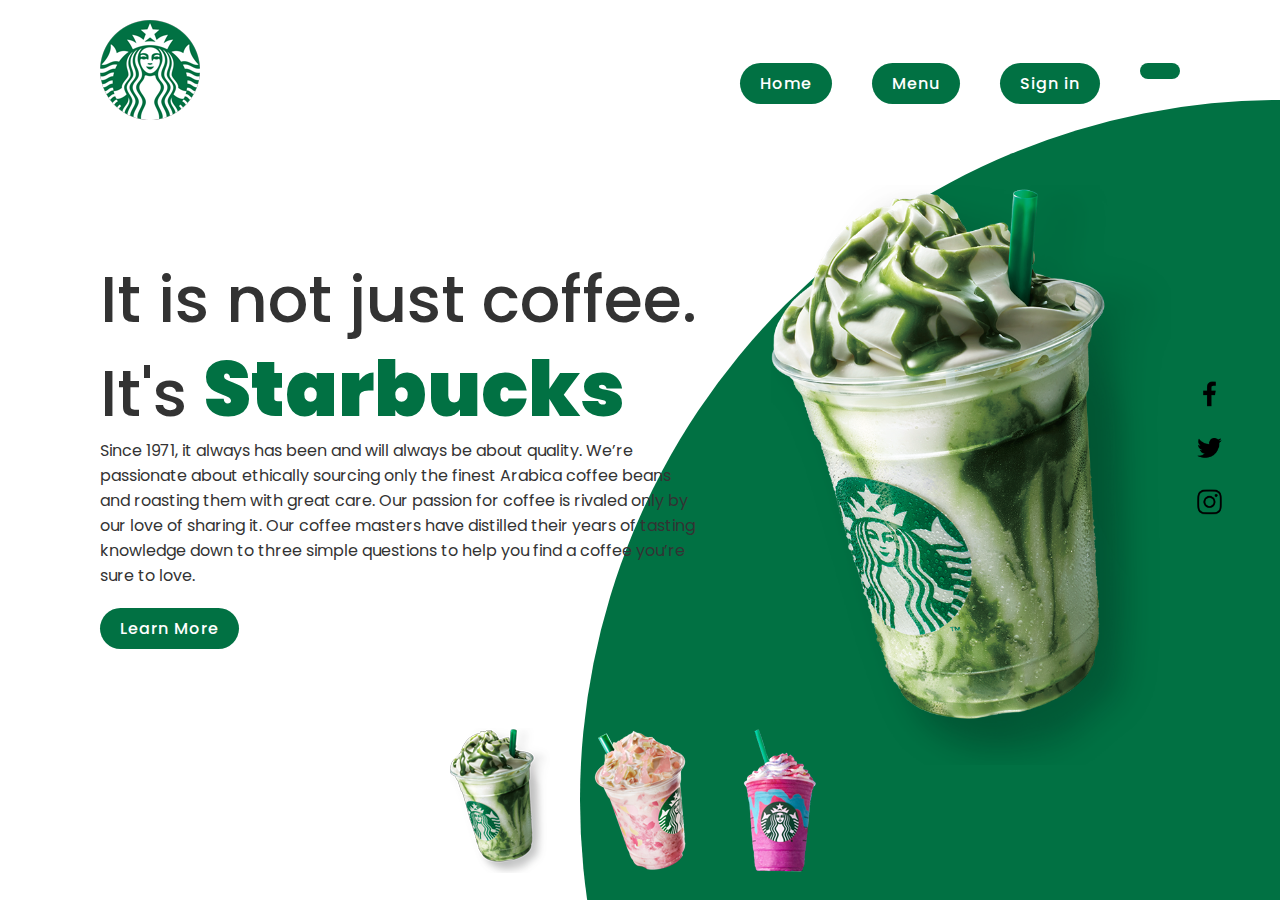
<file: Project/index.html>
<!DOCTYPE html>
<html>
<head>
    <meta charset="UTF-8">
    <meta name="viewport" content="width=device-width, initial-scale=1.0">
    <title>Khushi's Starbucks</title>
    <link rel="stylesheet" href="style.css">
    <link rel="icon" href="starbucks_logo_icon_170704.ico" />
    <link rel="apple-touch-icon" href="starbucks_logo_icon_170704.png" />
    <link rel="stylesheet" href="https://use.fontawesome.com/releases/v5.8.1/css/all.css" integrity="sha384-50oBUHEmvpQ+1lW4y57PTFmhCaXp0ML5d60M1M7uH2+nqUivzIebhndOJK28anvf" crossorigin="anonymous">
</head>
<body onload="myFunction()">
    <div id="loading"></div>
    <section>
        
        <div class="circle"></div>
        <!-- header -->
        <header>
            <a href="#" class="logo"><img src="logo.png"></a>
            <ul>
                <li><a href="index.html">Home</a></li>
                <li><a href="menu.html">Menu</a></li>
                <li><a href="sign.html">Sign in</a></li>
                <div class="cart">
                <li><a href="address.html"><i class="fas fa-shopping-cart" style="font: size 30px;"></i></a></li>
                </div>
            </ul>
    </header>
    <!-- content -->
    <div class="content">
        <div class="textBox">
            <h2>It is not just coffee.<span class="anim-typewriter"></span> It's <span>Starbucks</span></span></h2>
            <p>Since 1971, it always has been and will always be about quality. 
                We’re passionate about ethically sourcing only the finest Arabica coffee 
                beans and roasting them with great care.
                 Our passion for coffee is rivaled only by our love of sharing it.
                <span>Our coffee masters have distilled their years of tasting knowledge 
                down to three simple questions to help you find a coffee you’re sure to love.</span>
            </p>
            <a href="#">Learn More</a>
        </div>
        <!-- thumb-nail -->
        <div class="imgBox">
            <img src="img1.png" class="starbucks">
        </div>
    </div>
    <ul class="thumb">
        <li><img src="thumb1.png" onclick="imgSlider('img1.png');changeCircleColor('#017143')" ></li>
        <li><img src="thumb2.png" onclick="imgSlider('img2.png');changeCircleColor('#eb7495');"></li>
        <li><img src="thumb3.png" onclick="imgSlider('img3.png');changeCircleColor('#d752b1');"></li>
    </ul>
    <ul class="sci">
        <li><a href="#"><img src="facebook.png"></a></li>
        <li><a href="#"><img src="twitter.png"></a></li>
        <li><a href="#"><img src="instagram.png"></a></li>
    </ul>>
    </section>
    <script type="text/javascript">
        function imgSlider(anything){
            document.querySelector('.starbucks').src = anything;
        }
        function changeCircleColor(color){
            const circle = document.querySelector('.circle');
            circle.style.background = color;
        }

        var preloader = document.getElementById("loading");
		// window.addEventListener('load', function(){
		// 	preloader.style.display = 'none';
		// 	})

		function myFunction(){
			preloader.style.display = 'none';
		};
    </script>
</body>
</html>
</file>
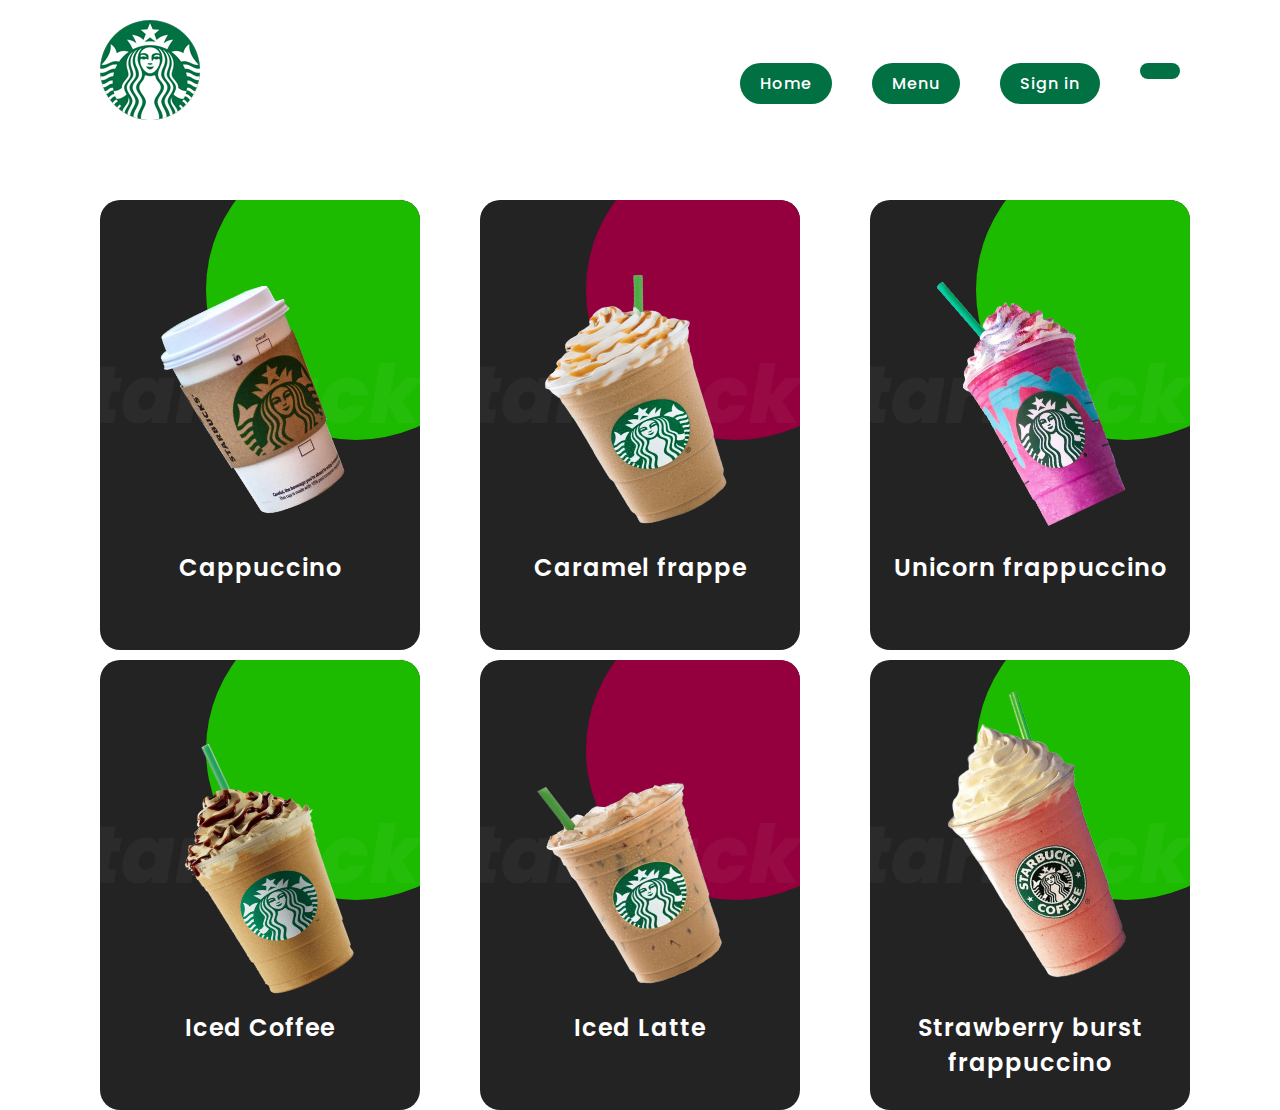
<file: Project/menu.html>
<!DOCTYPE html>
<html>
    <head>
        <meta charset="UTF-8">
        <meta name="viewport" content="width=device-width, initial-scale=1.0">
        <title>Khushi's Starbucks Menu</title>
        <link rel="stylesheet" href="menu.css">
        <link rel="icon" href="starbucks_logo_icon_170704.ico" />
        <link rel="apple-touch-icon" href="starbucks_logo_icon_170704.png" />
        <link rel="stylesheet" href="https://use.fontawesome.com/releases/v5.8.1/css/all.css" integrity="sha384-50oBUHEmvpQ+1lW4y57PTFmhCaXp0ML5d60M1M7uH2+nqUivzIebhndOJK28anvf" crossorigin="anonymous">

    </head>
    <body>
         <!-- header -->
         <header>
            <a href="#" class="logo"><img src="logo.png"></a>
             <ul>
                <li><a href="index.html">Home</a></li>
                <li><a href="menu.html">Menu</a></li>
                <li><a href="sign.html">Sign in</a></li>
                <div class="cart">
                <li><a href="address.html"><i class="fas fa-shopping-cart" style="font: size 30px;"></i></a></li>
                </div>
            </ul>
        </header>    
        <div class="container">
            <div class="card">
                <div class="imgBx">
                    <img src="cappiciunno.png" alt="">
                </div>
                <div class="contentBx">
                    <h2>Cappuccino</h2>
                    <div class="price">
                        <h3>Price:</h3>
                        <span>₹350</span>
                    </div>
                    <div class="size">
                        <h3>Quantity:</h3>
                        <span>S</span>
                        <span>M</span>
                        <span>L</span>
                    </div>
                    <a href="#">Buy now</a>
                </div>
            </div>
        </div>    
        <div class="container">
            <div class="card">
                <div class="imgBx">
                    <img src="cafe-iced-coffee-latte-starbucks-coffee-f797b13c2cc4cc22009de8bb5f332c63.png" height="300" width="200">
                </div>
                <div class="contentBx">
                    <h2>Iced Coffee</h2>
                    <div class="price">
                        <h3>Price:</h3>
                        <span>₹450</span>
                    </div>
                    <div class="size">
                        <h3>Quantity:</h3>
                        <span>S</span>
                        <span>M</span>
                        <span>L</span>
                    </div>
                    <a href="#">Buy now</a>
                </div>
            </div>
        </div>    
        <div class="container2">
            <div class="card">
                <div class="imgBx">
                    <img src="caramel-frappe.png" height="240" width="100">
                </div>
                <div class="contentBx">
                    <h2>Caramel frappe</h2>
                    <div class="price">
                        <h3>Price:</h3>
                        <span>₹650</span>
                    </div>
                    <div class="size">
                        <h3>Quantity:</h3>
                        <span>S</span>
                        <span>M</span>
                        <span>L</span>
                    </div>
                    <a href="#">Buy now</a>
                </div>
            </div>
        </div> 
        <div class="container2">
            <div class="card">
                <div class="imgBx">
                    <img src="kisspng-latte-green-tea-iced-tea-matcha-starbucks-coffee-icedcoffee-tea-tumblr-icecoffee-s-5d16e66ddcb633.393205681561781869904.png" height="250" width="200">
                </div>
                <div class="contentBx">
                    <h2>Iced Latte</h2>
                    <div class="price">
                        <h3>Price:</h3>
                        <span>₹350</span>
                    </div>
                    <div class="size">
                        <h3>Quantity:</h3>
                        <span>S</span>
                        <span>M</span>
                        <span>L</span>
                    </div>
                    <a href="#">Buy now</a>
                </div>
            </div>
        </div> 
        
        <div class="container3">
            <div class="card">
                <div class="imgBx">
                    <img src="starbucks-drink-frappucino.png"height="280" width="400">
                </div>
                <div class="contentBx">
                    <h2>Unicorn frappuccino</h2>
                    <div class="price">
                        <h3>Price:</h3>
                        <span>₹500</span>
                    </div>
                    <div class="size">
                        <h3>Quantity:</h3>
                        <span>S</span>
                        <span>M</span>
                        <span>L</span>
                    </div>
                    <a href="#">Buy now</a>
                </div>
            </div>
        </div> 
        <div class="container3">
            <div class="card">
                <div class="imgBx">
                    <img src="starbucks-drink.png"height="300" width="250">
                </div>
                <div class="contentBx">
                    <h2>Strawberry burst frappuccino</h2>
                    <div class="price">
                        <h3>Price:</h3>
                        <span>₹550</span>
                    </div>
                    <div class="size">
                        <h3>Quantity:</h3>
                        <span>S</span>
                        <span>M</span>
                        <span>L</span>
                    </div>
                    <a href="#">Buy now</a>
                </div>
            </div>
        </div> 
    </body>
</html>
</file>
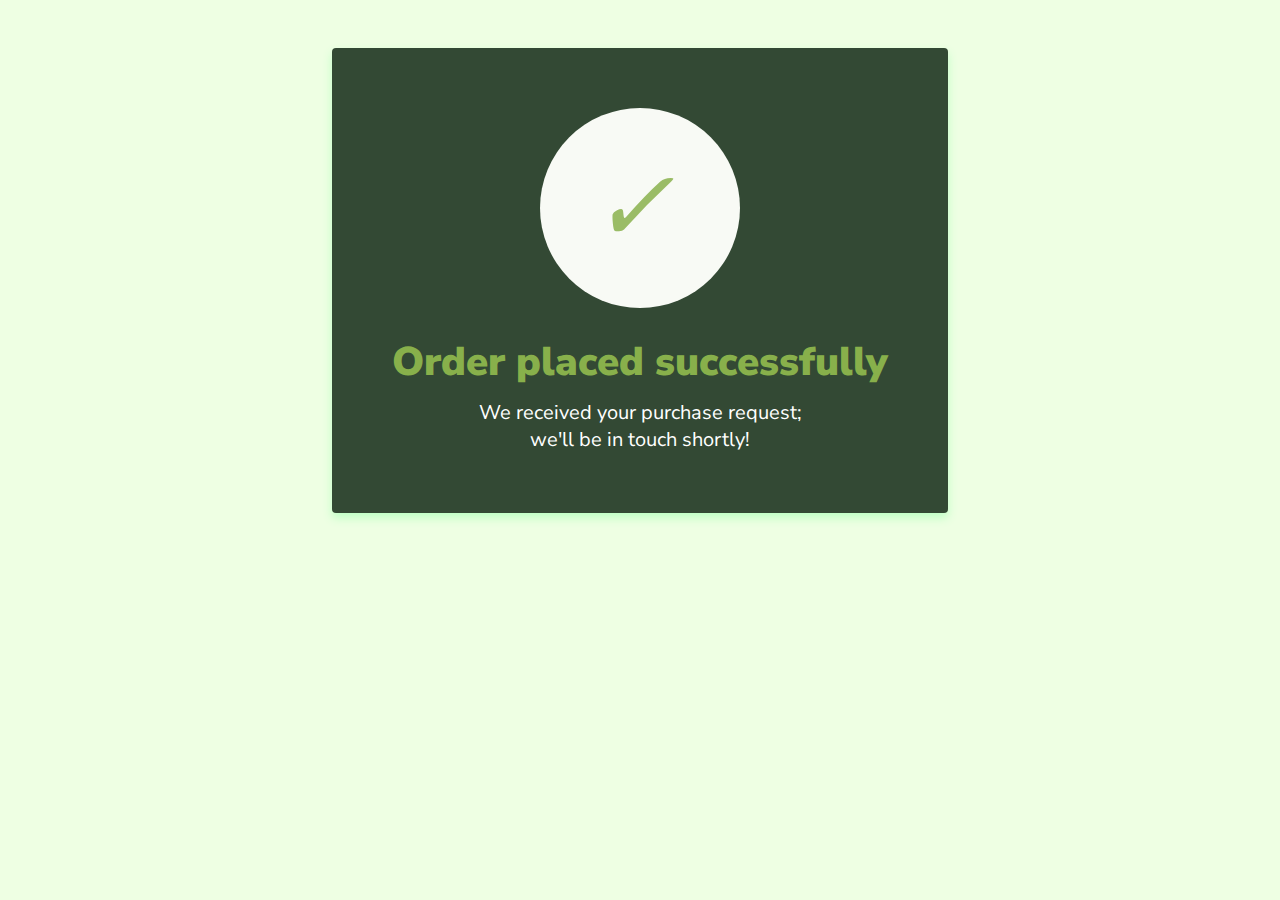
<file: Project/order-placed.html>
﻿<html>
  <head>
    <link href="https://fonts.googleapis.com/css?family=Nunito+Sans:400,400i,700,900&display=swap" rel="stylesheet">
  </head>
    <style>
      body {
        text-align: center;
        padding: 40px 0;
        background: #eeffe3;
      }
        h1 {
          color: #88B04B;
          font-family: "Nunito Sans", "Helvetica Neue", sans-serif;
          font-weight: 900;
          font-size: 40px;
          margin-bottom: 10px;
        }
        p {
          color: #ffffff;
          font-family: "Nunito Sans", "Helvetica Neue", sans-serif;
          font-size:20px;
          margin: 0;
        }
      i {
        color: #9ABC66;
        font-size: 100px;
        line-height: 200px;
        margin-left:-15px;
      }
      .card {
        background: rgb(51, 73, 52);
        padding: 60px;
        border-radius: 4px;
        box-shadow: 0 5px 10px #beffc4;
        display: inline-block;
        margin: 0 auto;
      }
    </style>
    <body>
      <div class="card">
      <div style="border-radius:200px; height:200px; width:200px; background: #F8FAF5; margin:0 auto;">
        <i class="checkmark">✓</i>
      </div>
        <h1>Order placed successfully</h1> 
        <p>We received your purchase request;<br/> we'll be in touch shortly!</p>
      </div>
    </body>
</html>
</file>
<file: Project/style.css>
@import url('https://fonts.googleapis.com/css?family=Poppins:200,300,400,500,600,700,800,900&display=swap');

* 
{
    margin: 0;
    padding: 0;
    box-sizing: border-box;
    font-family: "Poppins",sans-serif;
}

#loading{
	position: fixed;
	width: 100%;
	height: 100vh;
	background: #fff
	url('http://garudapr.in/wp-content/uploads/2017/12/loader.gif')
	 no-repeat center center;	
	z-index: 99999;
}

section 
{
    position: relative;
    width: 100%;
    min-height: 100vh;
    padding: 100px;
    display: flex;
    justify-content: space-between;
    align-items: center;
    background: #fff;
}

header
{
    position: absolute;
    top: 0;
    left: 0;
    width: 100%;
    padding: 20px 100px;
    display: flex;
    justify-content: space-between;
    align-items: center;
}

header.logo 
{
    position: relative;
    max-width: 80px;
}

header ul
{
    position: relative;
    display: flex;
}
header ul li
{
    list-style: none;
}

header ul li a
{
    display: inline-block;
    color: #333;
    font-weight: 400;
    margin-left: 40px;
    text-decoration: none;
    display: inline-block;
    margin-top: 20px;
    padding: 8px 20px;
    background: #017143;
    color: #fff;
    border-radius: 40px;
    font-weight: 500;
    letter-spacing:  1px;
    text-decoration: none;
}

header ul li .cart a img
{
    width: 10px;
    height: 10px;
    bottom: 1500px;
    background: white;
}
.content
{
    position: relative;
    width:100;
    display: flex;
    justify-content: space-between;
    align-items: center;
}

.content .textBox 
{
    position: relative;
    max-width: 600px;
}

.content .textBox h2
{
    color: #333;
    font-size: 4em;
    line-height: 1.4em;
    font-weight: 500;
}

.content .textBox h2 span
{
    color: #017143;
    font-size: 1.2em;
    font-weight: 900;
}


.content .textBox a
{
    display: inline-block;
    margin-top: 20px;
    padding: 8px 20px;
    background: #017143;
    color: #fff;
    border-radius: 40px;
    font-weight: 500;
    letter-spacing:  1px;
    text-decoration: none;
}
.content .textBox p 
{
    color: #333;
}
.content .imgBox
{
    width: 700px;
    display: flex;
    justify-content: flex-end;
    padding-right: 50px;
    margin-top: 50px;
}
.content .imgBox img 
{
    max-width: 400px;
}

.thumb
{
    position: absolute;
    left: 50%;
    bottom: 20px;
    transform: translateX(-50%);
    display: flex;
}

.thumb li
{
    list-style: none;
    display: inline-block;
    margin: 0 20px;
    cursor: pointer;
}

.thumb li:hover
{
    transform: translateY(-20px);
}

.thumb li img {
    max-width: 600px;
}

.sci
{
    position: absolute;
    top: 50%;
    right: 30px;
    transform: translateY(-50%);
    display: flex;
    justify-content: center;
    align-items: center;
    flex-direction: column;
}

.sci li
{
    list-style: none;
    margin: 0 20px;
}

.sci li a 
{
    display: inline-block;
    margin: 5px 0;
    transform: scale(0.6);
}

.circle
{
    position: absolute;
    top: 0;
    left: 0;
    width: 100%;
    height: 100%;
    background: #017143;
    clip-path: circle(700px at right 800px);
}
</file>
<file: Project/menu.css>
@import url('https://fonts.googleapis.com/css?family=Poppins:200,300,400,500,600,700,800,900&display=swap');


body
{
    height: 1000px;
}

* 
{
    margin: 0;
    padding: 0;
    box-sizing: border-box;
    font-family: "Poppins",sans-serif;
}

section 
{
    position: relative;
    width: 100%;
    min-height: 100vh;
    padding: 100px;
    display: flex;
    justify-content: space-between;
    align-items: center;
    background: #fff;
}

header
{
    position: absolute;
    top: 0;
    left: 0;
    width: 100%;
    padding: 20px 100px;
    display: flex;
    justify-content: space-between;
    align-items: center;
}

header.logo 
{
    position: relative;
    max-width: 80px;
}

header ul
{
    position: relative;
    display: flex;
}
header ul li
{
    list-style: none;
}

header ul li a
{
    display: inline-block;
    color: #333;
    font-weight: 400;
    margin-left: 40px;
    text-decoration: none;
    display: inline-block;
    margin-top: 20px;
    padding: 8px 20px;
    background: #017143;
    color: #fff;
    border-radius: 40px;
    font-weight: 500;
    letter-spacing:  1px;
    text-decoration: none;
}

.container
{
    justify-content: space-between;
    position: relative;
    top: 200px;
    left: 100px;
    bottom: 10px;
    margin-bottom: 10px;
    width: 320px;
    height: 450px;
}

.container .card
{
    position: relative;
    width: 320px;
    height: 450px;
    background: #232323;
    border-radius: 20px;
    overflow: hidden;
}

.container .card:before
{
    content: "";
    position: absolute;
    top: 0;
    left: 0;
    width: 100%;
    height: 100%;
    background: #1CBB00 ;
    clip-path:circle(150px at 80% 20%) ;
    transition: 0.5s ease-in-out;
}

.container .card:hover:before
{
    clip-path:circle(300px at 80% 20%) ;  
}

.container .card:after
{
    content: "Starbucks";
    position: absolute;
    top: 30%;
    left: -20%;
    font-size: 5em;
    font-weight: 800;
    font-style: italic;
    color: rgba(255, 255, 255, 0.04)
}

.container .card .imgBx 
{
    position: relative;
    top: 50%;
    transform: translateY(-50%);
    z-index: 10000;
    width: 100%;
    height: 220px;
    align-items: center;
    transition: 0.5s;
}

.container .card:hover .imgBx 
{
    top: 0%;
    transform: translateY(0%);
}


/* not happening forthis product*/
.container .card .imgBx img
{
    position: absolute;
    top: 40%;
    left: 50%;
    transform: translate(-50%,-50%) rotate(-25deg);
    width: 270px;
}


.container .card .contentBx 
{
    position: absolute;
    bottom: 0;
    width: 100%;
    height: 100px;
    text-align: center;
    transition: 1s;
    z-index: 10;
}

.container .card:hover .contentBx
{
    height: 210px;
}
.container .card .contentBx h2
{
    position: relative;
    font-weight: 600;
    letter-spacing: 1px;
    color: #fff;
}

.container .card .contentBx .size,
.container .card .contentBx .color,
.container .card .contentBx .price
{
    display: flex;
    justify-content: center;
    align-items: center;
    padding: 8px 20px;
    transition: 0.5%;
    opacity: 0;
    visibility: hidden;
}
.container .card:hover .contentBx .size
{
    opacity: 1;
    visibility: visible;
    transition-delay: 0.5s;
}
.container .card:hover .contentBx .price
{
    opacity: 1;
    visibility: visible;
    transition-delay: 0.5s;
}
.container .card .contentBx .size h3,
.container .card .contentBx .color h3
.container .card .contentBx .price h3
{
    color: #fff;
    font-weight: 300;
    font-size: 14px;
    text-transform: uppercase;
    letter-spacing: 2px;
    margin-right: 10px;
}

.container .card .contentBx .size span
{
    width: 35px;
    height: 25px;
    text-align: center;
    line-height: 26px;
    font-size: 14px;
    display: inline-block;
    color: #111;
    background: #fff;
    margin: 0 5px;
    transition: 00.5s;
    color: #111;
    border-radius: 4px;
    cursor: pointer;
}
.container .card .contentBx .price span
{
    width: 35px;
    height: 25px;
    text-align: center;
    line-height: 26px;
    font-size: 14px;
    display: inline-block;
    color: #111;
    background: #fff;
    margin: 0 5px;
    transition: 00.5s;
    color: #111;
    border-radius: 4px;
    cursor: pointer;
}
.container .card .contentBx .size span:hover
{
    background: #9bdc28;
}
.container .card .contentBx .price span:hover
{
    background: #9bdc28;
}

.container .card .contentBx a
{
    display: inline-block;
    padding: 10px 20px;
    background: #fff;
    border-radius: 4px;
    margin-top: 10px;
    text-decoration: none;
    font-weight: 600;
    color: #111;
    opacity: 0;
    transform: translateY(50px);
    transition: 0.5s;
}
.container .card .contentBx a
{
    opacity: 1;
    transform: translateY(0px);
    transition: 0.75s;
    visibility: hidden;
}

.container .card:hover .contentBx a{
    opacity: 1;
    visibility: visible;
    transition-delay: 0.6s;
}

.container .card .contentBx a:hover{
    background: #C3F899;
}

.container2
{
    position: relative;
    top: -720px;
    left: 480px;
    bottom: 10px;
    margin-bottom: 10px;
    align-items: top;
    width: 320px;
    height: 450px;
}

.container2 .card
{
    position: relative;
    width: 320px;
    height: 450px;
    background: #232323;
    border-radius: 20px;
    overflow: hidden;
}

.container2 .card:before
{
    content: "";
    position: absolute;
    top: 0;
    left: 0;
    width: 100%;
    height: 100%;
    background: 
   
#94003D ;
    clip-path:circle(150px at 80% 20%) ;
    transition: 0.5s ease-in-out;
}

.container2 .card:hover:before
{
    clip-path:circle(300px at 80% 20%) ;  
}

.container2 .card:after
{
    content: "Starbucks";
    position: absolute;
    top: 30%;
    left: -20%;
    font-size: 5em;
    font-weight: 800;
    font-style: italic;
    color: rgba(255, 255, 255, 0.04)
}

.container2 .card .imgBx 
{
    position: relative;
    top: 50%;
    transform: translateY(-50%);
    z-index: 10000;
    width: 100%;
    height: 220px;
    align-items: center;
    transition: 0.5s;
}

.container2 .card:hover .imgBx 
{
    top: 0%;
    transform: translateY(0%);
}


/* not happening forthis product*/
.container2 .card .imgBx img
{
    position: absolute;
    top: 40%;
    left: 50%;
    transform: translate(-50%,-50%) rotate(-25deg);
    width: 270px;
}


.container2 .card .contentBx 
{
    position: absolute;
    bottom: 0;
    width: 100%;
    height: 100px;
    text-align: center;
    transition: 1s;
    z-index: 10;
}

.container2 .card:hover .contentBx
{
    height: 210px;
}
.container2 .card .contentBx h2
{
    position: relative;
    font-weight: 600;
    letter-spacing: 1px;
    color: #fff;
}

.container2 .card .contentBx .size,
.container2 .card .contentBx .color,
.container2 .card .contentBx .price
{
    display: flex;
    justify-content: center;
    align-items: center;
    padding: 8px 20px;
    transition: 0.5%;
    opacity: 0;
    visibility: hidden;
}
.container2 .card:hover .contentBx .size
{
    opacity: 1;
    visibility: visible;
    transition-delay: 0.5s;
}
.container2 .card:hover .contentBx .price
{
    opacity: 1;
    visibility: visible;
    transition-delay: 0.5s;
}
.container2 .card .contentBx .size h3,
.container2 .card .contentBx .color h3
.container2 .card .contentBx .price h3
{
    color: #fff;
    font-weight: 300;
    font-size: 14px;
    text-transform: uppercase;
    letter-spacing: 2px;
    margin-right: 10px;
}

.container2 .card .contentBx .size span
{
    width: 35px;
    height: 25px;
    text-align: center;
    line-height: 26px;
    font-size: 14px;
    display: inline-block;
    color: #111;
    background: #fff;
    margin: 0 5px;
    transition: 00.5s;
    color: #111;
    border-radius: 4px;
    cursor: pointer;
}
.container2 .card .contentBx .price span
{
    width: 35px;
    height: 25px;
    text-align: center;
    line-height: 26px;
    font-size: 14px;
    display: inline-block;
    color: #111;
    background: #fff;
    margin: 0 5px;
    transition: 00.5s;
    color: #111;
    border-radius: 4px;
    cursor: pointer;
}
.container2 .card .contentBx .size span:hover
{
    background: #9bdc28;
}
.container2 .card .contentBx .price span:hover
{
    background: #9bdc28;
}

.container2 .card .contentBx a
{
    display: inline-block;
    padding: 10px 20px;
    background: #fff;
    border-radius: 4px;
    margin-top: 10px;
    text-decoration: none;
    font-weight: 600;
    color: #111;
    opacity: 0;
    transform: translateY(50px);
    transition: 0.5s;
}
.container2 .card .contentBx a
{
    opacity: 1;
    transform: translateY(0px);
    transition: 0.75s;
    visibility: hidden;
}

.container2 .card:hover .contentBx a{
    opacity: 1;
    visibility: visible;
    transition-delay: 0.6s;
}

.container2 .card .contentBx a:hover{
    background: #C3F899;
}
/* stop */
.container3
{
    position: relative;
    top: -1640px;
    left: 870px;
    bottom: 10px;
    margin-bottom: 10px;
    align-items: top;
    width: 320px;
    height: 450px;
}

.container3 .card
{
    position: relative;
    width: 320px;
    height: 450px;
    background: #232323;
    border-radius: 20px;
    overflow: hidden;
}

.container3 .card:before
{
    content: "";
    position: absolute;
    top: 0;
    left: 0;
    width: 100%;
    height: 100%;
    background: #1CBB00 ;
    clip-path:circle(150px at 80% 20%) ;
    transition: 0.5s ease-in-out;
}

.container3 .card:hover:before
{
    clip-path:circle(300px at 80% 20%) ;  
}

.container3 .card:after
{
    content: "Starbucks";
    position: absolute;
    top: 30%;
    left: -20%;
    font-size: 5em;
    font-weight: 800;
    font-style: italic;
    color: rgba(255, 255, 255, 0.04)
}

.container3 .card .imgBx 
{
    position: relative;
    top: 40%;
    transform: translateY(-50%);
    z-index: 10000;
    width: 100%;
    height: 220px;
    align-items: center;
    transition: 0.5s;
}

.container3 .card:hover .imgBx 
{
    top: 0%;
    transform: translateY(0%);
}


/* not happening forthis product*/
.container3 .card .imgBx img
{
    position: absolute;
    top: 50%;
    left: 50%;
    transform: translate(-50%,-50%) rotate(-25deg);
    width: 270px;
}


.container3 .card .contentBx 
{
    position: absolute;
    bottom: 0;
    width: 100%;
    height: 100px;
    text-align: center;
    transition: 1s;
    z-index: 10;
}

.container3 .card:hover .contentBx
{
    height: 210px;
}
.container3 .card .contentBx h2
{
    position: relative;
    font-weight: 600;
    letter-spacing: 1px;
    color: #fff;
}

.container3 .card .contentBx .size,
.container3 .card .contentBx .color,
.container3 .card .contentBx .price
{
    display: flex;
    justify-content: center;
    align-items: center;
    padding: 8px 20px;
    transition: 0.5%;
    opacity: 0;
    visibility: hidden;
}
.container3 .card:hover .contentBx .size
{
    opacity: 1;
    visibility: visible;
    transition-delay: 0.5s;
}
.container3 .card:hover .contentBx .price
{
    opacity: 1;
    visibility: visible;
    transition-delay: 0.5s;
}
.container3 .card .contentBx .size h3,
.container3 .card .contentBx .color h3
.container3 .card .contentBx .price h3
{
    color: #fff;
    font-weight: 300;
    font-size: 14px;
    text-transform: uppercase;
    letter-spacing: 2px;
    margin-right: 10px;
}

.container3 .card .contentBx .size span
{
    width: 35px;
    height: 25px;
    text-align: center;
    line-height: 26px;
    font-size: 14px;
    display: inline-block;
    color: #111;
    background: #fff;
    margin: 0 5px;
    transition: 00.5s;
    color: #111;
    border-radius: 4px;
    cursor: pointer;
}
.container3 .card .contentBx .price span
{
    width: 35px;
    height: 25px;
    text-align: center;
    line-height: 26px;
    font-size: 14px;
    display: inline-block;
    color: #111;
    background: #fff;
    margin: 0 5px;
    transition: 00.5s;
    color: #111;
    border-radius: 4px;
    cursor: pointer;
}
.container3 .card .contentBx .size span:hover
{
    background: #9bdc28;
}
.container3 .card .contentBx .price span:hover
{
    background: #9bdc28;
}

.container3 .card .contentBx a
{
    display: inline-block;
    padding: 10px 20px;
    background: #fff;
    border-radius: 4px;
    margin-top: 10px;
    text-decoration: none;
    font-weight: 600;
    color: #111;
    opacity: 0;
    transform: translateY(50px);
    transition: 0.5s;
}
.container3 .card .contentBx a
{
    opacity: 1;
    transform: translateY(0px);
    transition: 0.75s;
    visibility: hidden;
}

.container3 .card:hover .contentBx a{
    opacity: 1;
    visibility: visible;
    transition-delay: 0.6s;
}

.container3 .card .contentBx a:hover{
    background: #C3F899;
}

.circle
{
    position: absolute;
    top: 0;
    left: 0;
    width: 100%;
    height: 100%;
    background: #017143;
    clip-path: circle(700px at right 800px);
}
</file>
